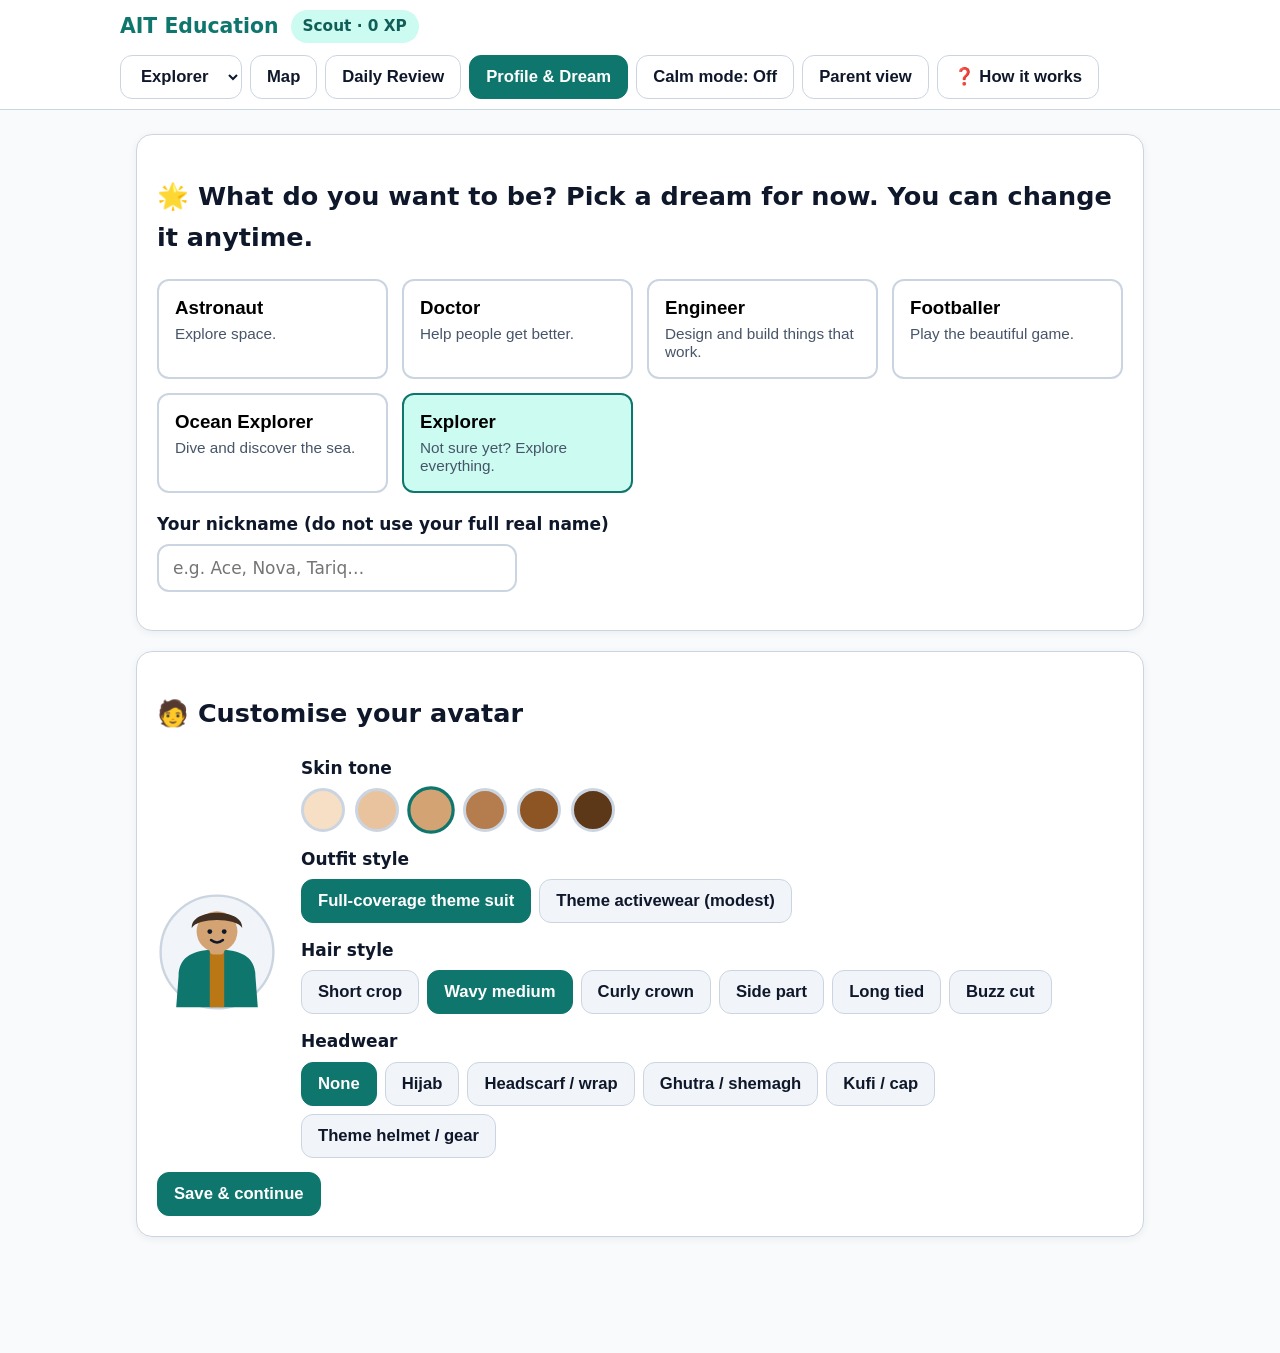
<file: ait-education/index.html>
<!DOCTYPE html>
<html lang="en" dir="ltr">
<head>
  <meta charset="UTF-8" />
  <meta name="viewport" content="width=device-width, initial-scale=1.0" />
  <link rel="icon" href="data:," />
  <title>AIT Education — Lesson Player</title>
  <link rel="stylesheet" href="css/styles.css" />
</head>
<body>
  <a href="#main-content" class="skip-link">Skip to main content</a>
  <div id="aria-live-region" class="sr-only" aria-live="polite" aria-atomic="true"></div>
  <div id="app-root"></div>
  <script type="module" src="js/app.js"></script>
</body>
</html>
</file>
<file: ait-education/css/styles.css>
/* css/styles.css — Calm, high-contrast, RTL-ready stylesheet using strictly CSS logical properties (PLAYER_SPEC v0.3 & ENGAGEMENT_SPEC §10) */

:root {
  --bg-page: #f8fafc;
  --bg-surface: #ffffff;
  --bg-subtle: #f1f5f9;
  --text-main: #0f172a;
  --text-muted: #475569;
  --primary: #0f766e;
  --primary-hover: #115e59;
  --primary-tint: #ccfbf1;
  --accent: #d97706;
  --accent-tint: #fef3c7;
  --success: #15803d;
  --success-tint: #dcfce7;
  --border-color: #cbd5e1;
  --focus-ring: #0284c7;
  --radius-md: 12px;
  --radius-lg: 16px;
  --shadow-card: 0 2px 8px rgba(15, 23, 42, 0.06);
  --transition-speed: 180ms;
}

/* Calm Mode overrides: muted colours, no celebratory animations (§10) */
body.calm-mode {
  --primary: #334155;
  --primary-hover: #1e293b;
  --primary-tint: #e2e8f0;
  --accent: #64748b;
  --accent-tint: #f1f5f9;
  --success: #334155;
  --success-tint: #e2e8f0;
  --transition-speed: 0ms;
}

@media (prefers-reduced-motion: reduce) {
  :root {
    --transition-speed: 0ms;
  }
}

*,
*::before,
*::after {
  box-sizing: border-box;
}

html,
body {
  margin-block: 0;
  margin-inline: 0;
  padding-block: 0;
  padding-inline: 0;
  background-color: var(--bg-page);
  color: var(--text-main);
  font-family: system-ui, -apple-system, BlinkMacSystemFont, "Segoe UI", Roboto, sans-serif;
  font-size: 17px;
  line-height: 1.6;
}

/* Skip link for keyboard accessibility */
.skip-link {
  position: absolute;
  inset-block-start: -100px;
  inset-inline-start: 16px;
  background-color: var(--primary);
  color: #ffffff;
  padding-block: 10px;
  padding-inline: 16px;
  border-radius: var(--radius-md);
  z-index: 1000;
  text-decoration: none;
  font-weight: 600;
}

.skip-link:focus {
  inset-block-start: 12px;
}

/* Visible focus state on all interactive controls (§10) */
button:focus-visible,
a:focus-visible,
input:focus-visible,
select:focus-visible,
textarea:focus-visible,
summary:focus-visible,
[tabindex]:focus-visible {
  outline: 3px solid var(--focus-ring);
  outline-offset: 2px;
}

/* Top navigation bar */
.app-header {
  background-color: var(--bg-surface);
  border-block-end: 1px solid var(--border-color);
  padding-block: 10px;
  padding-inline: 16px;
  position: sticky;
  inset-block-start: 0;
  z-index: 50;
}

.header-inner {
  max-inline-size: 1040px;
  margin-inline: auto;
  display: flex;
  flex-wrap: wrap;
  align-items: center;
  justify-content: space-between;
  gap: 12px;
}

.brand-group {
  display: flex;
  align-items: center;
  gap: 12px;
}

.brand-title {
  font-size: 1.2rem;
  font-weight: 800;
  color: var(--primary);
  margin-block: 0;
  margin-inline: 0;
}

.header-rank-pill {
  background-color: var(--primary-tint);
  color: var(--primary-hover);
  padding-block: 4px;
  padding-inline: 12px;
  border-radius: 999px;
  font-size: 0.9rem;
  font-weight: 700;
}

.nav-actions {
  display: flex;
  flex-wrap: wrap;
  align-items: center;
  gap: 8px;
}

/* M5: Responsive "More" menu for screens under 600px */
.nav-more-menu {
  display: none;
  position: relative;
}

.nav-more-summary {
  list-style: none;
}

.nav-more-summary::-webkit-details-marker {
  display: none;
}

.nav-more-dropdown {
  position: absolute;
  inset-block-start: calc(100% + 6px);
  inset-inline-end: 0;
  background-color: var(--bg-surface);
  border: 1px solid var(--border-color);
  border-radius: var(--radius-md);
  padding-block: 8px;
  padding-inline: 8px;
  box-shadow: var(--shadow-card);
  display: flex;
  flex-direction: column;
  gap: 6px;
  min-inline-size: 180px;
  z-index: 100;
}

.nav-more-dropdown .nav-btn {
  inline-size: 100%;
  justify-content: flex-start;
}

@media (max-width: 599px) {
  .nav-desktop-only {
    display: none !important;
  }
  .nav-more-menu {
    display: inline-block;
  }
}

/* Touch targets >= 44px (§10) */
.btn,
.nav-btn,
.btn-tts,
.word-chip,
.fill-gap-btn,
.match-select-left-btn,
.match-right-btn {
  min-block-size: 44px;
  min-inline-size: 44px;
  padding-block: 8px;
  padding-inline: 16px;
  border-radius: var(--radius-md);
  font-size: 0.98rem;
  font-weight: 600;
  cursor: pointer;
  border: 1px solid var(--border-color);
  background-color: var(--bg-surface);
  color: var(--text-main);
  display: inline-flex;
  align-items: center;
  justify-content: center;
  gap: 6px;
  transition: background-color var(--transition-speed), transform var(--transition-speed);
}

.btn-primary {
  background-color: var(--primary);
  color: #ffffff;
  border-color: var(--primary);
}

.btn-primary:hover:not(:disabled) {
  background-color: var(--primary-hover);
}

.btn-secondary {
  background-color: var(--bg-subtle);
  color: var(--text-main);
}

.btn-accent {
  background-color: var(--accent);
  color: #ffffff;
  border-color: var(--accent);
}

.btn:disabled {
  opacity: 0.55;
  cursor: not-allowed;
}

.nav-btn.active {
  background-color: var(--primary);
  color: #ffffff;
  border-color: var(--primary);
}

/* Main layout container */
.app-main {
  max-inline-size: 1040px;
  margin-inline: auto;
  padding-block: 24px;
  padding-inline: 16px;
}

/* Cards & sections */
.card {
  background-color: var(--bg-surface);
  border: 1px solid var(--border-color);
  border-radius: var(--radius-lg);
  padding-block: 20px;
  padding-inline: 20px;
  margin-block-end: 20px;
  box-shadow: var(--shadow-card);
}

.world-hero-card {
  background: linear-gradient(135deg, var(--primary-tint), var(--bg-surface));
  border-inline-start: 6px solid var(--primary);
}

.world-hero-header {
  display: flex;
  flex-wrap: wrap;
  align-items: center;
  gap: 16px;
}

.world-title {
  margin-block: 0 6px;
  font-size: 1.5rem;
}

.world-story {
  margin-block: 0;
  color: var(--text-muted);
}

/* Test-date calm banner (§6) */
.test-date-banner {
  background-color: var(--accent-tint);
  border-inline-start: 5px solid var(--accent);
  padding-block: 12px;
  padding-inline: 16px;
  border-radius: var(--radius-md);
  margin-block-end: 16px;
  display: flex;
  flex-wrap: wrap;
  align-items: center;
  justify-content: space-between;
  gap: 12px;
}

/* Map grid & zone tiles (§3.5) */
.map-meta-grid {
  display: grid;
  grid-template-columns: repeat(auto-fit, minmax(280px, 1fr));
  gap: 16px;
  margin-block-end: 24px;
}

.zones-grid {
  display: grid;
  grid-template-columns: repeat(auto-fill, minmax(290px, 1fr));
  gap: 18px;
  margin-block-end: 24px;
}

.zone-tile {
  background-color: var(--bg-surface);
  border: 2px solid var(--border-color);
  border-radius: var(--radius-lg);
  padding-block: 18px;
  padding-inline: 18px;
  display: flex;
  flex-direction: column;
  justify-content: space-between;
  gap: 12px;
  box-shadow: var(--shadow-card);
}

.zone-tile.zone-recommended {
  border-color: var(--primary);
}

.zone-tile.zone-boss {
  border-color: var(--accent);
  background-color: var(--accent-tint);
}

.zone-top-row {
  display: flex;
  align-items: flex-start;
  justify-content: space-between;
  gap: 12px;
}

.progress-ring-svg {
  inline-size: 54px;
  block-size: 54px;
  flex-shrink: 0;
}

.badge-pill {
  display: inline-block;
  padding-block: 3px;
  padding-inline: 10px;
  border-radius: 999px;
  font-size: 0.82rem;
  font-weight: 700;
  background-color: var(--bg-subtle);
}

.badge-recommended {
  background-color: var(--primary-tint);
  color: var(--primary-hover);
}

.badge-boss {
  background-color: var(--accent);
  color: #ffffff;
}

/* Unit stepper bar */
.unit-stepper {
  display: flex;
  flex-wrap: wrap;
  gap: 8px;
  margin-block-end: 20px;
}

.step-pill {
  min-block-size: 44px;
  padding-block: 6px;
  padding-inline: 14px;
  border-radius: 999px;
  border: 1px solid var(--border-color);
  background-color: var(--bg-surface);
  font-weight: 600;
  cursor: pointer;
}

.step-pill.step-active {
  background-color: var(--primary);
  color: #ffffff;
  border-color: var(--primary);
}

.step-pill.step-done {
  background-color: var(--success-tint);
  border-color: var(--success);
}

/* Why role box (§3.2) */
.why-role-box {
  background-color: var(--primary-tint);
  border-inline-start: 4px solid var(--primary);
  padding-block: 14px;
  padding-inline: 16px;
  border-radius: var(--radius-md);
  margin-block: 14px;
}

/* Learn blocks */
.learn-block {
  background-color: var(--bg-surface);
  border: 1px solid var(--border-color);
  border-radius: var(--radius-lg);
  padding-block: 18px;
  padding-inline: 20px;
  margin-block-end: 16px;
}

.learn-block.tts-reading-active,
.question-card.tts-reading-active,
.feedback-box.tts-reading-active,
.written-reveal-box.tts-reading-active,
.card.tts-reading-active {
  outline: 3px solid var(--accent);
  background-color: var(--accent-tint);
}

.block-header-row {
  display: flex;
  flex-wrap: wrap;
  align-items: center;
  justify-content: space-between;
  gap: 10px;
  margin-block-end: 8px;
}

.block-title {
  margin-block: 0;
  font-size: 1.2rem;
}

.block-body {
  margin-block: 0;
}

.keypoints-list {
  margin-block: 0;
  padding-inline-start: 22px;
}

.keypoints-list li {
  margin-block-end: 6px;
}

/* Compare responsive 2-column table (PLAYER_SPEC Rendering) */
.compare-table {
  display: flex;
  flex-direction: column;
  border: 1px solid var(--border-color);
  border-radius: var(--radius-md);
  overflow: hidden;
}

.compare-header,
.compare-row {
  display: grid;
  grid-template-columns: 1fr 2fr 2fr;
  border-block-end: 1px solid var(--border-color);
}

.compare-header {
  background-color: var(--bg-subtle);
  font-weight: 700;
}

.compare-row:last-child {
  border-block-end: none;
}

.compare-cell {
  padding-block: 10px;
  padding-inline: 12px;
  border-inline-end: 1px solid var(--border-color);
}

.compare-cell:last-child {
  border-inline-end: none;
}

.compare-col-mobile {
  display: none;
  font-weight: 700;
}

@media (max-width: 640px) {
  .compare-header {
    display: none;
  }
  .compare-row {
    grid-template-columns: 1fr;
  }
  .compare-cell {
    border-inline-end: none;
    border-block-end: 1px dashed var(--border-color);
  }
  .compare-col-mobile {
    display: inline;
  }
}

/* Callout boxes */
.callout-tip {
  border-inline-start: 5px solid var(--primary);
  background-color: #f0fdfa;
}

.callout-mistake {
  border-inline-start: 5px solid #d97706;
  background-color: #fffbeb;
}

.callout-example {
  border-inline-start: 5px solid #0284c7;
  background-color: #f0f9ff;
}

.callout-realworld {
  border-inline-start: 5px solid #4f46e5;
  background-color: #eef2ff;
}

.realworld-summary {
  cursor: pointer;
  padding-block: 6px;
  list-style: none;
  display: flex;
  align-items: center;
  justify-content: space-between;
}

.realworld-content {
  margin-block-start: 10px;
  padding-block-start: 10px;
  border-block-start: 1px solid var(--border-color);
}

/* Image & placeholder */
.learn-image {
  max-inline-size: 100%;
  block-size: auto;
  border-radius: var(--radius-md);
  display: block;
  margin-inline: auto;
}

.image-placeholder-box {
  background-color: var(--bg-subtle);
  border: 2px dashed var(--border-color);
  border-radius: var(--radius-md);
  padding-block: 24px;
  padding-inline: 16px;
  display: flex;
  flex-direction: column;
  align-items: center;
  text-align: center;
  gap: 8px;
}

.image-placeholder-icon {
  font-size: 2rem;
}

.image-caption {
  margin-block-start: 8px;
  font-size: 0.92rem;
  color: var(--text-muted);
  text-align: center;
}

/* Question cards */
.question-card {
  background-color: var(--bg-surface);
  border: 2px solid var(--border-color);
  border-radius: var(--radius-lg);
  padding-block: 20px;
  padding-inline: 20px;
  margin-block-end: 20px;
}

.question-header-row {
  display: flex;
  flex-wrap: wrap;
  align-items: center;
  justify-content: space-between;
  gap: 8px;
  margin-block-end: 10px;
}

.question-meta-tags {
  display: flex;
  flex-wrap: wrap;
  align-items: center;
  gap: 8px;
}

.command-badge {
  background-color: var(--primary-tint);
  color: var(--primary-hover);
  padding-block: 3px;
  padding-inline: 10px;
  border-radius: 6px;
  font-weight: 800;
  text-transform: uppercase;
  font-size: 0.82rem;
}

.marks-badge {
  font-weight: 700;
  color: var(--text-muted);
}

.rows-per-mark-badge {
  font-size: 0.85rem;
  background-color: var(--bg-subtle);
  padding-block: 2px;
  padding-inline: 8px;
  border-radius: 6px;
}

.question-prompt {
  font-size: 1.08rem;
  margin-block: 0 14px;
}

/* MCQ */
.mcq-options-list {
  display: flex;
  flex-direction: column;
  gap: 10px;
}

.mcq-option {
  display: flex;
  align-items: center;
  gap: 12px;
  padding-block: 12px;
  padding-inline: 14px;
  border: 2px solid var(--border-color);
  border-radius: var(--radius-md);
  cursor: pointer;
  min-block-size: 48px;
}

.mcq-option.mcq-selected {
  border-color: var(--primary);
  background-color: var(--primary-tint);
}

.mcq-option.opt-revealed-correct {
  border-color: var(--success);
  background-color: var(--success-tint);
}

/* Tick table */
.tick-table-wrapper {
  overflow-x: auto;
}

.tick-table {
  inline-size: 100%;
  border-collapse: collapse;
}

.tick-table th,
.tick-table td {
  border: 1px solid var(--border-color);
  padding-block: 10px;
  padding-inline: 12px;
  text-align: start;
}

.tick-col-head,
.tick-cell {
  text-align: center !important;
  inline-size: 110px;
}

.tick-radio-label {
  display: inline-flex;
  align-items: center;
  justify-content: center;
  min-inline-size: 44px;
  min-block-size: 44px;
  cursor: pointer;
}

.tick-radio-label input {
  position: absolute;
  opacity: 0;
  inline-size: 1px;
  block-size: 1px;
}

.tick-check-box {
  inline-size: 32px;
  block-size: 32px;
  border: 2px solid var(--primary);
  border-radius: 6px;
  display: inline-flex;
  align-items: center;
  justify-content: center;
  font-weight: 800;
  background-color: var(--bg-surface);
}

.tick-radio-label input:focus-visible + .tick-check-box {
  outline: 3px solid var(--focus-ring);
  outline-offset: 2px;
}

.tick-row-explanation {
  margin-block-start: 6px;
  font-size: 0.92rem;
  color: var(--text-muted);
}

/* Fill in the blank */
.word-bank {
  display: flex;
  flex-wrap: wrap;
  gap: 8px;
  margin-block-end: 14px;
}

.word-chip-selected {
  background-color: var(--primary);
  color: #ffffff;
  border-color: var(--primary);
}

.word-chip-used {
  opacity: 0.45;
  text-decoration: line-through;
}

.fill-sentence {
  line-height: 2.2;
  margin-block: 8px;
}

.fill-gap-btn {
  border: 2px dashed var(--primary);
  background-color: var(--bg-subtle);
  margin-inline: 4px;
}

.fill-slot-filled {
  border-style: solid;
  background-color: var(--primary-tint);
}

.fill-slot-correct {
  border-style: solid;
  border-color: var(--success);
  background-color: var(--success-tint);
}

.btn-inline-clear {
  min-block-size: 36px;
  min-inline-size: 36px;
  border-radius: 50%;
  border: 1px solid var(--border-color);
  background-color: var(--bg-surface);
  cursor: pointer;
  margin-inline-start: 4px;
}

/* Match widget */
.match-columns {
  display: grid;
  grid-template-columns: repeat(auto-fit, minmax(260px, 1fr));
  gap: 16px;
}

.match-left-card {
  border: 2px solid var(--border-color);
  border-radius: var(--radius-md);
  padding-block: 10px;
  padding-inline: 12px;
  margin-block-end: 10px;
}

.match-left-card.match-card-selected {
  border-color: var(--primary);
  background-color: var(--primary-tint);
}

.match-select-left-btn {
  inline-size: 100%;
  justify-content: flex-start;
  text-align: start;
  border: none;
  background: transparent;
  padding-inline: 4px;
}

.match-paired-slot {
  margin-block-start: 8px;
  padding-block-start: 6px;
  border-block-start: 1px dashed var(--border-color);
  display: flex;
  align-items: center;
  justify-content: space-between;
}

.match-col-right {
  display: flex;
  flex-direction: column;
  gap: 10px;
}

.match-right-used {
  opacity: 0.5;
}

/* Written widget */
.written-textarea {
  inline-size: 100%;
  padding-block: 12px;
  padding-inline: 14px;
  border: 2px solid var(--border-color);
  border-radius: var(--radius-md);
  font-family: inherit;
  font-size: 1rem;
  resize: vertical;
}

.examiner-checklist-box {
  background-color: var(--bg-subtle);
  border-radius: var(--radius-md);
  padding-block: 16px;
  padding-inline: 16px;
  margin-block-start: 12px;
}

.checklist-items {
  display: flex;
  flex-direction: column;
  gap: 10px;
  margin-block: 12px;
}

.checklist-item {
  display: flex;
  align-items: flex-start;
  gap: 12px;
  background-color: var(--bg-surface);
  padding-block: 12px;
  padding-inline: 14px;
  border: 1px solid var(--border-color);
  border-radius: var(--radius-md);
  cursor: pointer;
}

.checklist-point-body {
  display: flex;
  flex-direction: column;
  gap: 4px;
}

.mp-action-sub {
  font-size: 0.84rem;
  color: var(--text-muted);
}

/* Feedback boxes */
.feedback-box,
.written-reveal-box {
  margin-block-start: 14px;
  padding-block: 14px;
  padding-inline: 16px;
  border-radius: var(--radius-md);
  border-inline-start: 5px solid var(--primary);
  background-color: var(--bg-subtle);
}

.feedback-success {
  border-inline-start-color: var(--success);
  background-color: var(--success-tint);
}

.feedback-try2 {
  border-inline-start-color: var(--accent);
  background-color: var(--accent-tint);
}

.question-action-row {
  margin-block-start: 14px;
  display: flex;
  flex-wrap: wrap;
  align-items: center;
  gap: 10px;
}

/* Flashcards */
.flashcard-stage {
  border: 2px solid var(--primary);
  border-radius: var(--radius-lg);
  padding-block: 28px;
  padding-inline: 24px;
  background-color: var(--bg-surface);
  text-align: center;
  margin-block-end: 20px;
}

/* Modals (Break, Reward Milestone, Submit confirmation) */
.modal-backdrop {
  position: fixed;
  inset-block: 0;
  inset-inline: 0;
  background-color: rgba(15, 23, 42, 0.55);
  display: flex;
  align-items: center;
  justify-content: center;
  padding-block: 16px;
  padding-inline: 16px;
  z-index: 200;
}

.modal-card {
  background-color: var(--bg-surface);
  border-radius: var(--radius-lg);
  max-inline-size: 520px;
  inline-size: 100%;
  padding-block: 24px;
  padding-inline: 24px;
  box-shadow: 0 10px 30px rgba(0, 0, 0, 0.2);
}

/* Theme & Avatar picker */
.theme-picker-grid {
  display: grid;
  grid-template-columns: repeat(auto-fill, minmax(220px, 1fr));
  gap: 14px;
  margin-block: 16px;
}

.theme-tile {
  padding-block: 16px;
  padding-inline: 16px;
  border: 2px solid var(--border-color);
  border-radius: var(--radius-md);
  background-color: var(--bg-surface);
  text-align: start;
  cursor: pointer;
  display: flex;
  flex-direction: column;
  gap: 6px;
}

.theme-tile.theme-selected {
  border-color: var(--primary);
  background-color: var(--primary-tint);
}

.skin-swatch-row {
  display: flex;
  flex-wrap: wrap;
  gap: 10px;
}

.skin-swatch-btn {
  inline-size: 44px;
  block-size: 44px;
  border-radius: 50%;
  border: 3px solid var(--border-color);
  cursor: pointer;
}

.skin-swatch-btn.swatch-selected {
  border-color: var(--primary);
  transform: scale(1.08);
}

/* Parent view table */
.parent-table {
  inline-size: 100%;
  border-collapse: collapse;
  margin-block: 12px;
}

.parent-table th,
.parent-table td {
  border: 1px solid var(--border-color);
  padding-block: 10px;
  padding-inline: 12px;
  text-align: start;
}

.sr-only {
  position: absolute;
  inline-size: 1px;
  block-size: 1px;
  padding-block: 0;
  padding-inline: 0;
  margin-block: -1px;
  margin-inline: -1px;
  overflow: hidden;
  clip: rect(0, 0, 0, 0);
  border: 0;
}

/* ===================== v0.3.2 additions ===================== */

/* Read-aloud: moving highlight (CSS Custom Highlight API) */
::highlight(tts-sentence) {
  background-color: #fff3a3;
  color: #0f172a;
}
::highlight(tts-word) {
  background-color: #fbbf24;
  color: #0f172a;
}
.btn-tts {
  font-size: 1rem;
  padding-block: 8px;
  padding-inline: 14px;
}
.btn-tts.tts-active {
  background: var(--accent-tint);
  border-color: var(--accent);
}

/* Floating reading bar */
#tts-bar {
  position: fixed;
  inset-block-end: 14px;
  inset-inline-start: 50%;
  transform: translateX(-50%);
  z-index: 900;
  display: flex;
  flex-wrap: wrap;
  align-items: center;
  gap: 8px;
  max-inline-size: calc(100vw - 24px);
  padding-block: 10px;
  padding-inline: 14px;
  background: var(--bg-surface);
  border: 2px solid var(--primary);
  border-radius: 999px;
  box-shadow: 0 6px 24px rgba(15, 23, 42, 0.18);
}
[dir="rtl"] #tts-bar {
  transform: translateX(50%);
}
#tts-bar[hidden] {
  display: none;
}
#tts-bar button {
  font: inherit;
  font-weight: 700;
  min-block-size: 44px;
  padding-inline: 14px;
  border-radius: 999px;
  border: 1px solid var(--border-color);
  background: var(--bg-subtle);
  color: var(--text-main);
  cursor: pointer;
}
#tts-bar .tts-main {
  background: var(--primary);
  border-color: var(--primary);
  color: #fff;
}
#tts-bar .tts-speeds {
  display: inline-flex;
  gap: 4px;
}
#tts-bar .tts-speed.on {
  background: var(--primary-tint);
  border-color: var(--primary);
}
#tts-bar .tts-tip {
  font-size: 0.85rem;
  color: var(--text-muted);
}
#tts-bar button:focus-visible {
  outline: 3px solid var(--focus-ring);
  outline-offset: 2px;
}
@media (max-width: 600px) {
  #tts-bar {
    border-radius: var(--radius-lg);
    inset-block-end: 8px;
  }
  #tts-bar .tts-tip {
    display: none;
  }
}

/* Tours */
.tour-card {
  text-align: center;
  max-inline-size: 460px;
}
.tour-icon {
  font-size: 3rem;
  line-height: 1;
  margin-block-end: 6px;
}
.tour-card h3 {
  font-size: 1.35rem;
}
.tour-card p {
  font-size: 1.05rem;
}
.tour-dots {
  display: flex;
  justify-content: center;
  gap: 6px;
  margin-block: 10px;
}
.tour-dot {
  inline-size: 10px;
  block-size: 10px;
  border-radius: 50%;
  background: var(--border-color);
}
.tour-dot.on {
  background: var(--primary);
}
.tour-actions {
  justify-content: center;
}

/* Parent area: simple and readable */
.parent-area .setting-help {
  margin-block: 4px 12px;
  font-size: 0.92rem;
  color: var(--text-muted);
}
.parent-setting {
  padding-block: 10px;
  border-block-end: 1px solid var(--bg-subtle);
}
.big-toggle {
  display: flex;
  align-items: center;
  gap: 10px;
  font-size: 1.02rem;
  cursor: pointer;
}
.big-toggle input[type="checkbox"] {
  inline-size: 22px;
  block-size: 22px;
  accent-color: var(--primary);
}
.big-number-input {
  inline-size: 90px;
  min-block-size: 44px;
  font-size: 1.05rem;
  padding-inline: 8px;
  border: 1px solid var(--border-color);
  border-radius: var(--radius-md);
}
.timer-presets {
  display: flex;
  flex-wrap: wrap;
  align-items: center;
  gap: 8px;
  margin-block: 4px 10px;
}
.timer-preset {
  min-inline-size: 84px;
  min-block-size: 44px;
}
.child-list {
  list-style: none;
  padding: 0;
  margin-block: 8px 12px;
}
.child-row {
  display: flex;
  justify-content: space-between;
  align-items: center;
  gap: 10px;
  padding-block: 8px;
  border-block-end: 1px solid var(--bg-subtle);
}
.status-msg {
  color: var(--primary);
  font-weight: 700;
  background: var(--primary-tint);
  padding: 10px;
  border-radius: var(--radius-md);
}
.parent-details > summary {
  cursor: pointer;
  font-weight: 700;
  padding-block: 8px;
}
.app-main { padding-block-end: 96px; }

/* v0.3.2: bigger tick boxes in the examiner checklist and answers */
.learn-block input[type="checkbox"],
.card input[type="checkbox"],
.card input[type="radio"] {
  inline-size: 22px;
  block-size: 22px;
  accent-color: var(--primary);
  flex-shrink: 0;
}

/* v0.3.3 subject picker */
.subject-grid { display: grid; grid-template-columns: repeat(auto-fit, minmax(280px, 1fr)); gap: 16px; }
.subject-card-head { display: flex; align-items: center; gap: 14px; margin-block-end: 14px; }
.subject-card-head > div { flex: 1; }
.subject-icon { font-size: 2.6rem; line-height: 1; }
.subject-card .progress-ring-svg { width: 54px; height: 54px; }
/* v0.3.3: keep line breaks written in lesson text (worked-example steps, lists) */
.block-body { white-space: pre-line; }

/* v0.3.3: keep a diagram and its caption on one laptop screen */
.learn-image { max-height: 340px; width: auto; max-width: 100%; display: block; margin-inline: auto; }
</file>
